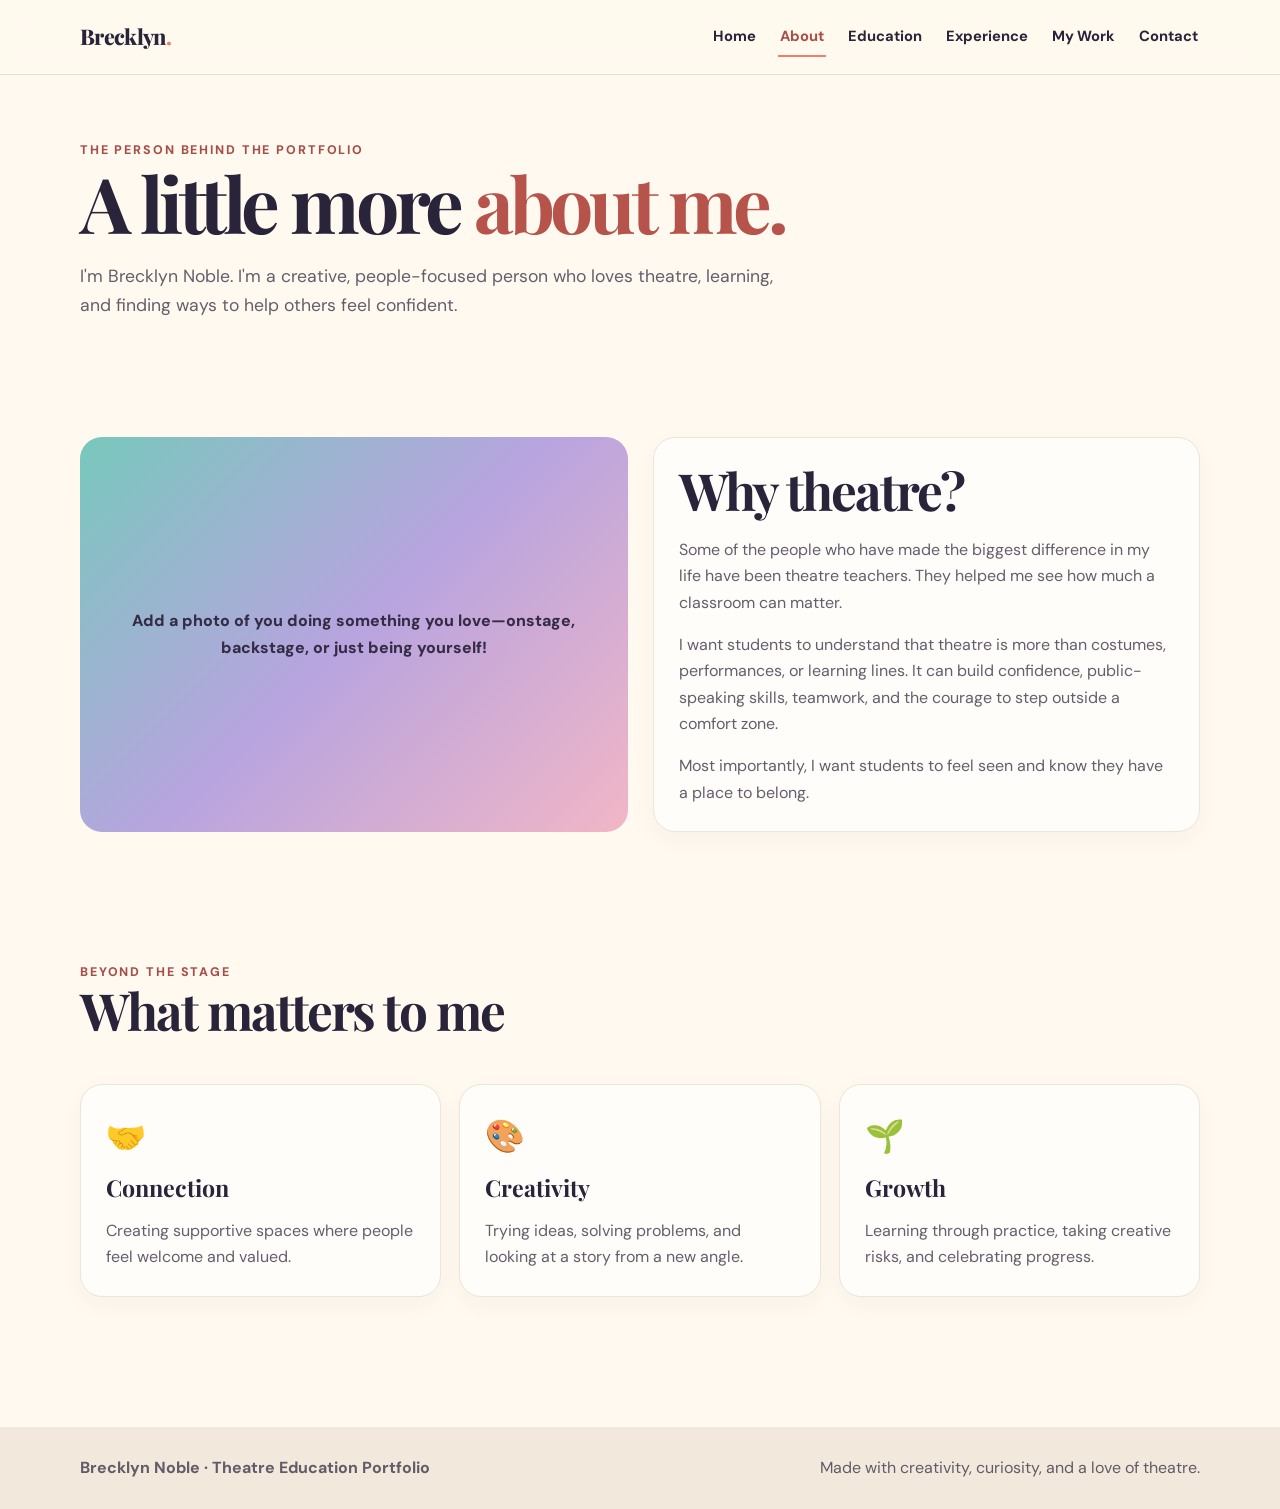
<file: about.html>
<!doctype html>
<html lang="en"><head><meta charset="utf-8"><meta name="viewport" content="width=device-width, initial-scale=1"><meta name="description" content="Brecklyn Noble's theatre education portfolio"><title>About Me | Brecklyn Noble</title><link rel="stylesheet" href="style.css"></head>
<body><header><div class="wrap nav"><a class="brand" href="index.html">Brecklyn<span>.</span></a><nav><a class="" href="index.html">Home</a><a class="active" href="about.html">About</a><a class="" href="education.html">Education</a><a class="" href="experience.html">Experience</a><a class="" href="work.html">My Work</a><a class="" href="contact.html">Contact</a></nav></div></header>
<main>
<section class="page-hero wrap"><div class="eyebrow">The person behind the portfolio</div><h1>A little more <span class="highlight">about me.</span></h1><p>I'm Brecklyn Noble. I'm a creative, people-focused person who loves theatre, learning, and finding ways to help others feel confident.</p></section>
<section class="wrap split"><div class="placeholder">Add a photo of you doing something you love—onstage, backstage, or just being yourself!</div><div class="card"><h2>Why theatre?</h2><p>Some of the people who have made the biggest difference in my life have been theatre teachers. They helped me see how much a classroom can matter.</p><p>I want students to understand that theatre is more than costumes, performances, or learning lines. It can build confidence, public-speaking skills, teamwork, and the courage to step outside a comfort zone.</p><p>Most importantly, I want students to feel seen and know they have a place to belong.</p></div></section>
<section class="wrap"><div class="section-head"><div><div class="eyebrow">Beyond the stage</div><h2>What matters to me</h2></div></div><div class="cards">
<div class="card"><div class="icon">🤝</div><h3>Connection</h3><p>Creating supportive spaces where people feel welcome and valued.</p></div>
<div class="card"><div class="icon">🎨</div><h3>Creativity</h3><p>Trying ideas, solving problems, and looking at a story from a new angle.</p></div>
<div class="card"><div class="icon">🌱</div><h3>Growth</h3><p>Learning through practice, taking creative risks, and celebrating progress.</p></div>
</div></section>
</main><footer><div class="wrap footer-inner"><strong>Brecklyn Noble · Theatre Education Portfolio</strong><span>Made with creativity, curiosity, and a love of theatre.</span></div></footer></body></html>
</file>
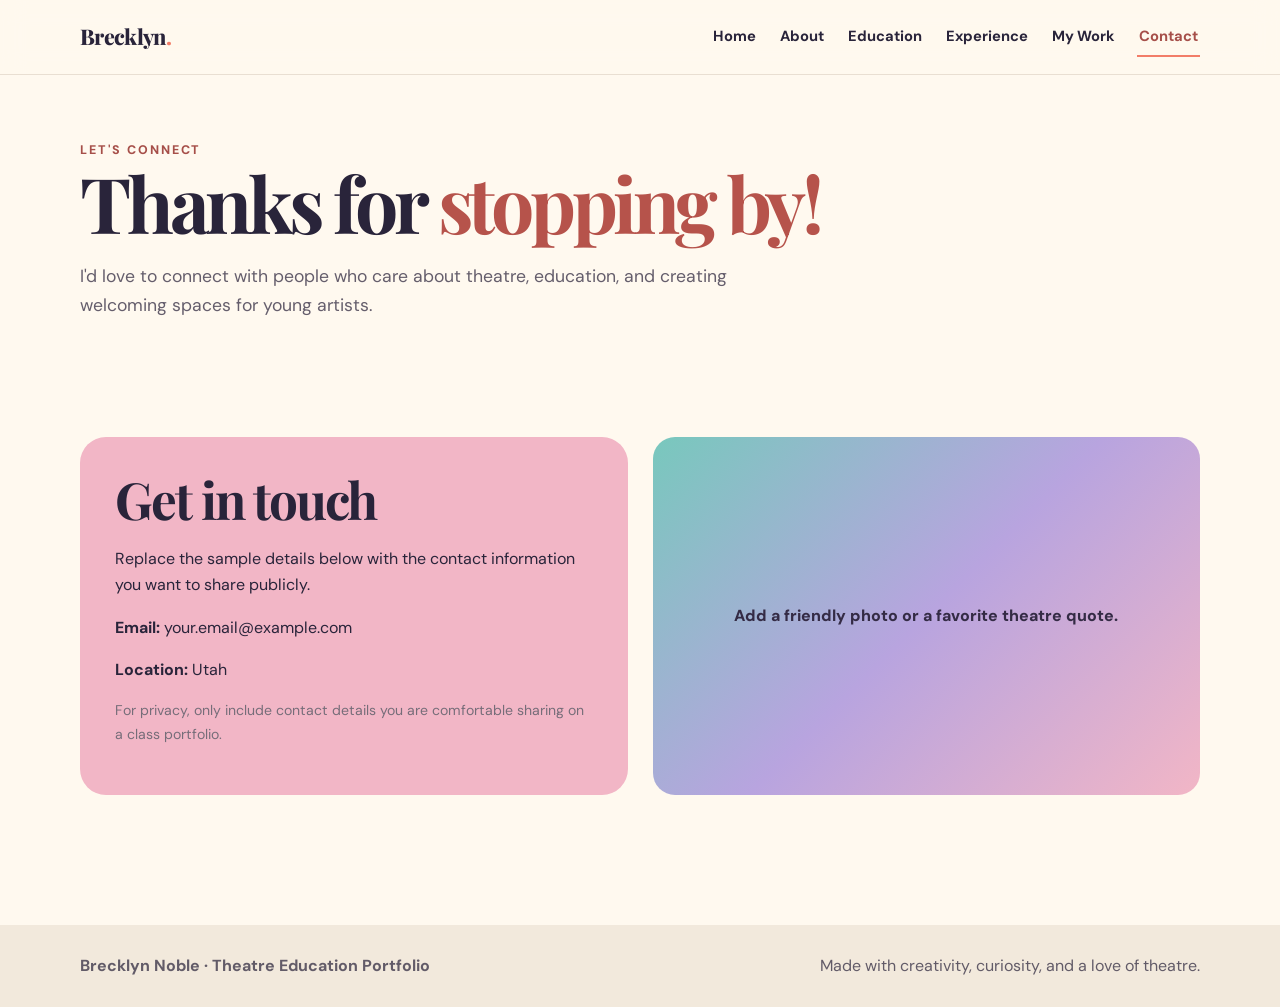
<file: contact.html>
<!doctype html>
<html lang="en"><head><meta charset="utf-8"><meta name="viewport" content="width=device-width, initial-scale=1"><meta name="description" content="Brecklyn Noble's theatre education portfolio"><title>Contact | Brecklyn Noble</title><link rel="stylesheet" href="style.css"></head>
<body><header><div class="wrap nav"><a class="brand" href="index.html">Brecklyn<span>.</span></a><nav><a class="" href="index.html">Home</a><a class="" href="about.html">About</a><a class="" href="education.html">Education</a><a class="" href="experience.html">Experience</a><a class="" href="work.html">My Work</a><a class="active" href="contact.html">Contact</a></nav></div></header>
<main>
<section class="page-hero wrap"><div class="eyebrow">Let's connect</div><h1>Thanks for <span class="highlight">stopping by!</span></h1><p>I'd love to connect with people who care about theatre, education, and creating welcoming spaces for young artists.</p></section>
<section class="wrap split"><div class="contact-box"><h2>Get in touch</h2><p>Replace the sample details below with the contact information you want to share publicly.</p><p><strong>Email:</strong> your.email@example.com</p><p><strong>Location:</strong> Utah</p><p class="note">For privacy, only include contact details you are comfortable sharing on a class portfolio.</p></div><div class="placeholder">Add a friendly photo or a favorite theatre quote.</div></section>
</main><footer><div class="wrap footer-inner"><strong>Brecklyn Noble · Theatre Education Portfolio</strong><span>Made with creativity, curiosity, and a love of theatre.</span></div></footer></body></html>
</file>
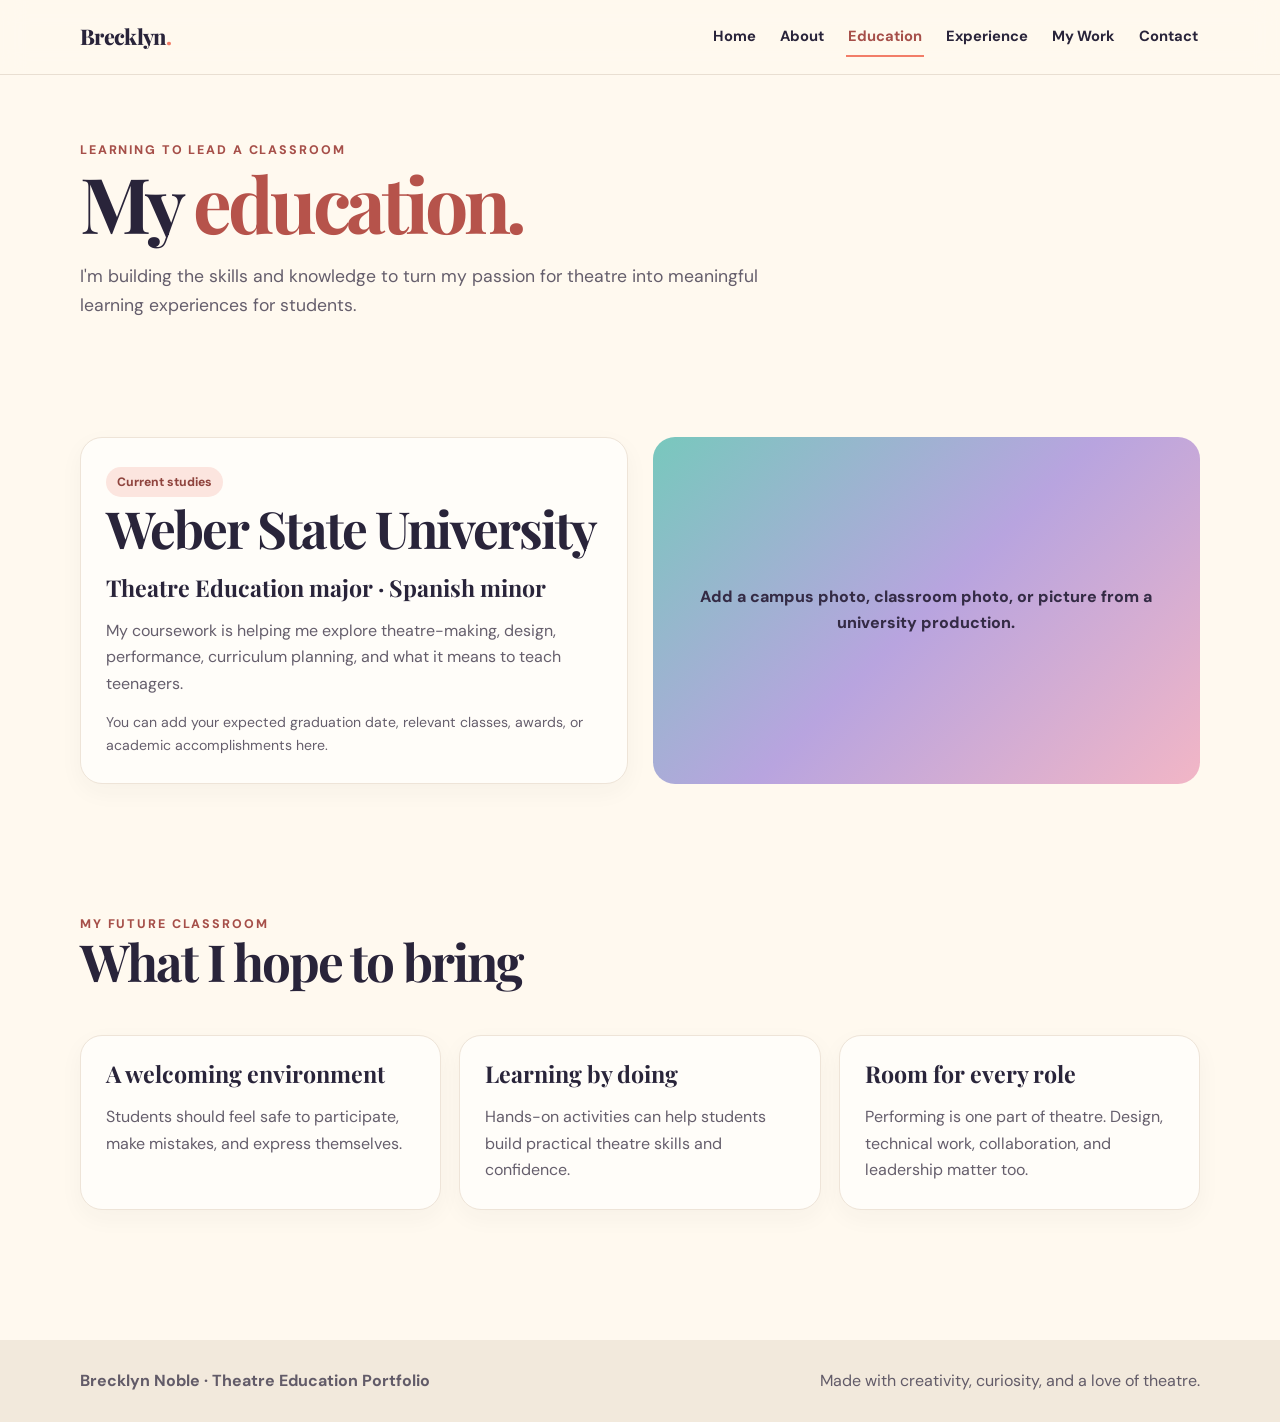
<file: education.html>
<!doctype html>
<html lang="en"><head><meta charset="utf-8"><meta name="viewport" content="width=device-width, initial-scale=1"><meta name="description" content="Brecklyn Noble's theatre education portfolio"><title>Education | Brecklyn Noble</title><link rel="stylesheet" href="style.css"></head>
<body><header><div class="wrap nav"><a class="brand" href="index.html">Brecklyn<span>.</span></a><nav><a class="" href="index.html">Home</a><a class="" href="about.html">About</a><a class="active" href="education.html">Education</a><a class="" href="experience.html">Experience</a><a class="" href="work.html">My Work</a><a class="" href="contact.html">Contact</a></nav></div></header>
<main>
<section class="page-hero wrap"><div class="eyebrow">Learning to lead a classroom</div><h1>My <span class="highlight">education.</span></h1><p>I'm building the skills and knowledge to turn my passion for theatre into meaningful learning experiences for students.</p></section>
<section class="wrap split"><div class="card"><span class="tag">Current studies</span><h2>Weber State University</h2><h3>Theatre Education major · Spanish minor</h3><p>My coursework is helping me explore theatre-making, design, performance, curriculum planning, and what it means to teach teenagers.</p><p class="note">You can add your expected graduation date, relevant classes, awards, or academic accomplishments here.</p></div><div class="placeholder">Add a campus photo, classroom photo, or picture from a university production.</div></section>
<section class="wrap"><div class="section-head"><div><div class="eyebrow">My future classroom</div><h2>What I hope to bring</h2></div></div><div class="cards">
<div class="card"><h3>A welcoming environment</h3><p>Students should feel safe to participate, make mistakes, and express themselves.</p></div>
<div class="card"><h3>Learning by doing</h3><p>Hands-on activities can help students build practical theatre skills and confidence.</p></div>
<div class="card"><h3>Room for every role</h3><p>Performing is one part of theatre. Design, technical work, collaboration, and leadership matter too.</p></div>
</div></section>
</main><footer><div class="wrap footer-inner"><strong>Brecklyn Noble · Theatre Education Portfolio</strong><span>Made with creativity, curiosity, and a love of theatre.</span></div></footer></body></html>
</file>
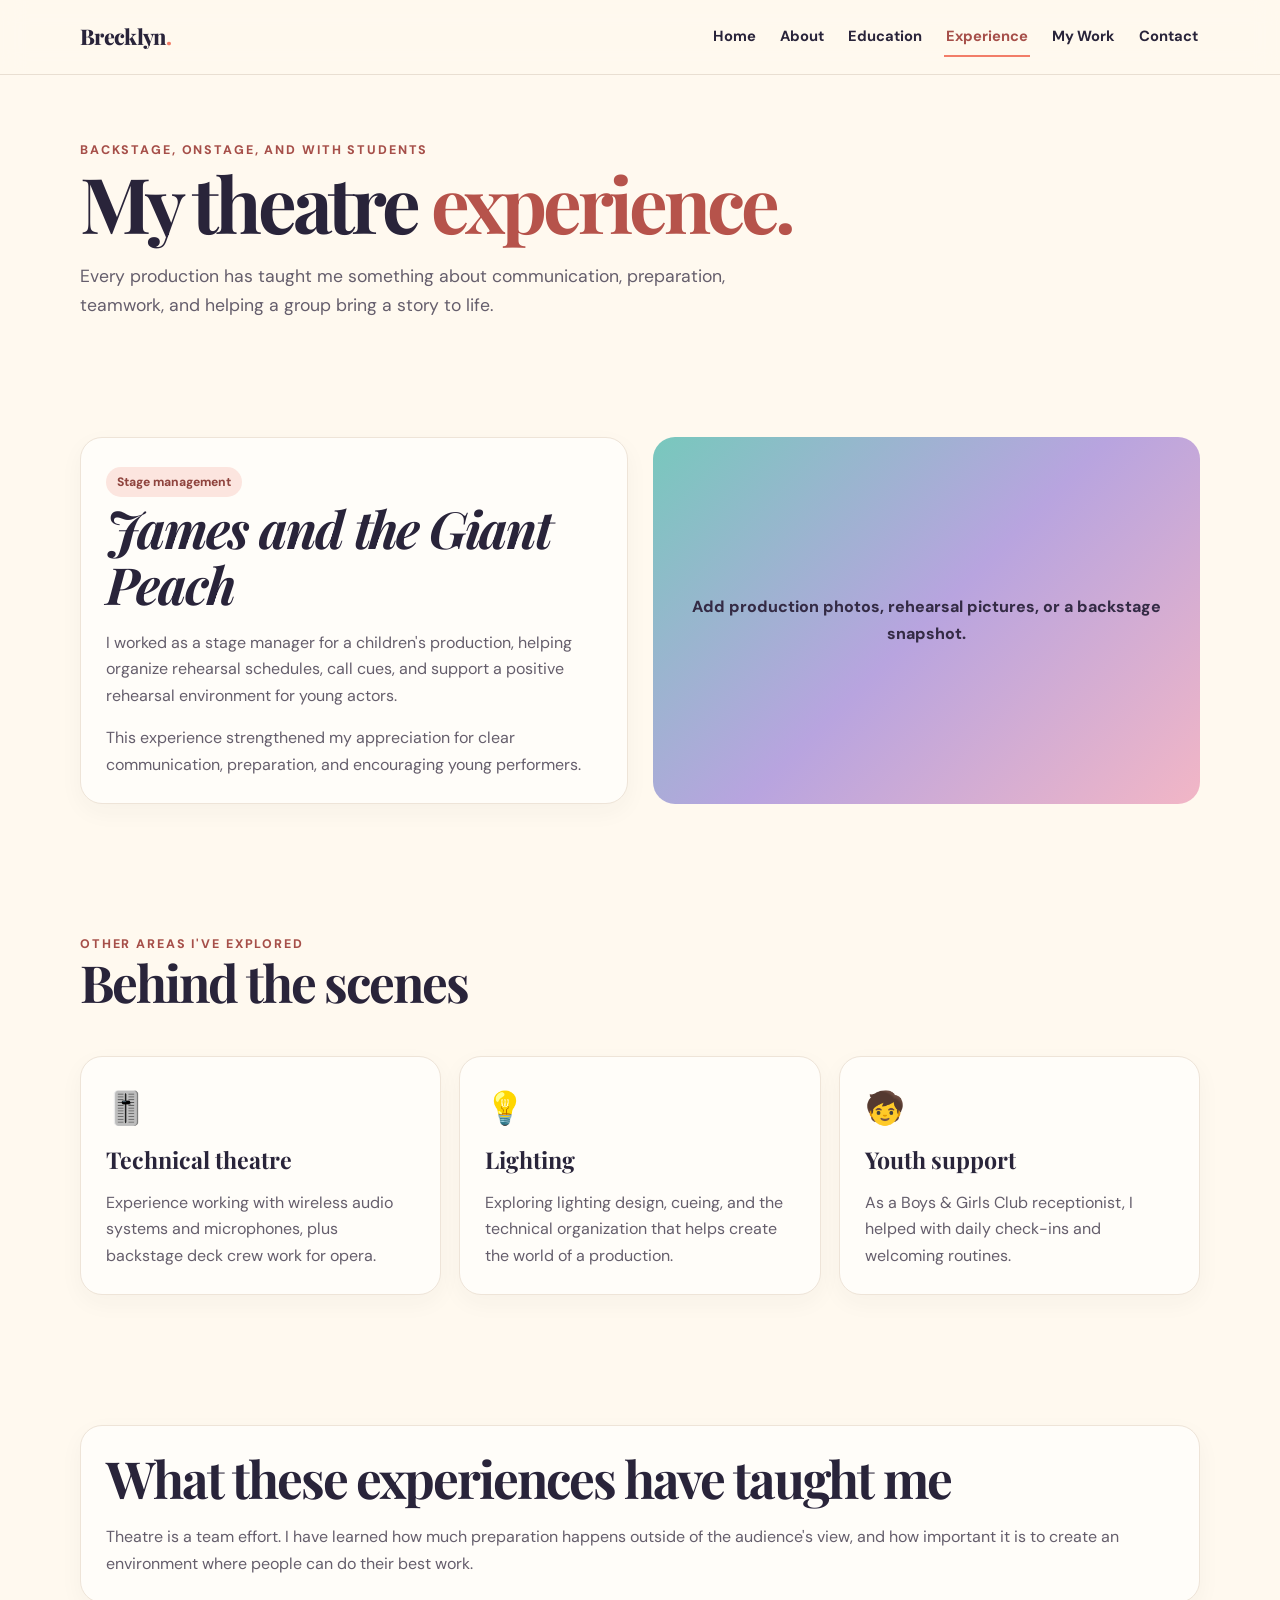
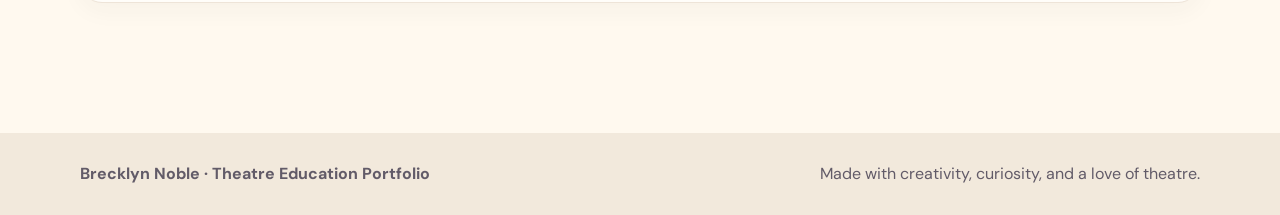
<file: experience.html>
<!doctype html>
<html lang="en"><head><meta charset="utf-8"><meta name="viewport" content="width=device-width, initial-scale=1"><meta name="description" content="Brecklyn Noble's theatre education portfolio"><title>Experience | Brecklyn Noble</title><link rel="stylesheet" href="style.css"></head>
<body><header><div class="wrap nav"><a class="brand" href="index.html">Brecklyn<span>.</span></a><nav><a class="" href="index.html">Home</a><a class="" href="about.html">About</a><a class="" href="education.html">Education</a><a class="active" href="experience.html">Experience</a><a class="" href="work.html">My Work</a><a class="" href="contact.html">Contact</a></nav></div></header>
<main>
<section class="page-hero wrap"><div class="eyebrow">Backstage, onstage, and with students</div><h1>My theatre <span class="highlight">experience.</span></h1><p>Every production has taught me something about communication, preparation, teamwork, and helping a group bring a story to life.</p></section>
<section class="wrap split"><div class="card"><span class="tag">Stage management</span><h2><em>James and the Giant Peach</em></h2><p>I worked as a stage manager for a children's production, helping organize rehearsal schedules, call cues, and support a positive rehearsal environment for young actors.</p><p>This experience strengthened my appreciation for clear communication, preparation, and encouraging young performers.</p></div><div class="placeholder">Add production photos, rehearsal pictures, or a backstage snapshot.</div></section>
<section class="wrap"><div class="section-head"><div><div class="eyebrow">Other areas I've explored</div><h2>Behind the scenes</h2></div></div><div class="cards">
<div class="card"><div class="icon">🎚️</div><h3>Technical theatre</h3><p>Experience working with wireless audio systems and microphones, plus backstage deck crew work for opera.</p></div>
<div class="card"><div class="icon">💡</div><h3>Lighting</h3><p>Exploring lighting design, cueing, and the technical organization that helps create the world of a production.</p></div>
<div class="card"><div class="icon">🧒</div><h3>Youth support</h3><p>As a Boys & Girls Club receptionist, I helped with daily check-ins and welcoming routines.</p></div>
</div></section>
<section class="wrap"><div class="card"><h2>What these experiences have taught me</h2><p>Theatre is a team effort. I have learned how much preparation happens outside of the audience's view, and how important it is to create an environment where people can do their best work.</p></div></section>
</main><footer><div class="wrap footer-inner"><strong>Brecklyn Noble · Theatre Education Portfolio</strong><span>Made with creativity, curiosity, and a love of theatre.</span></div></footer></body></html>
</file>
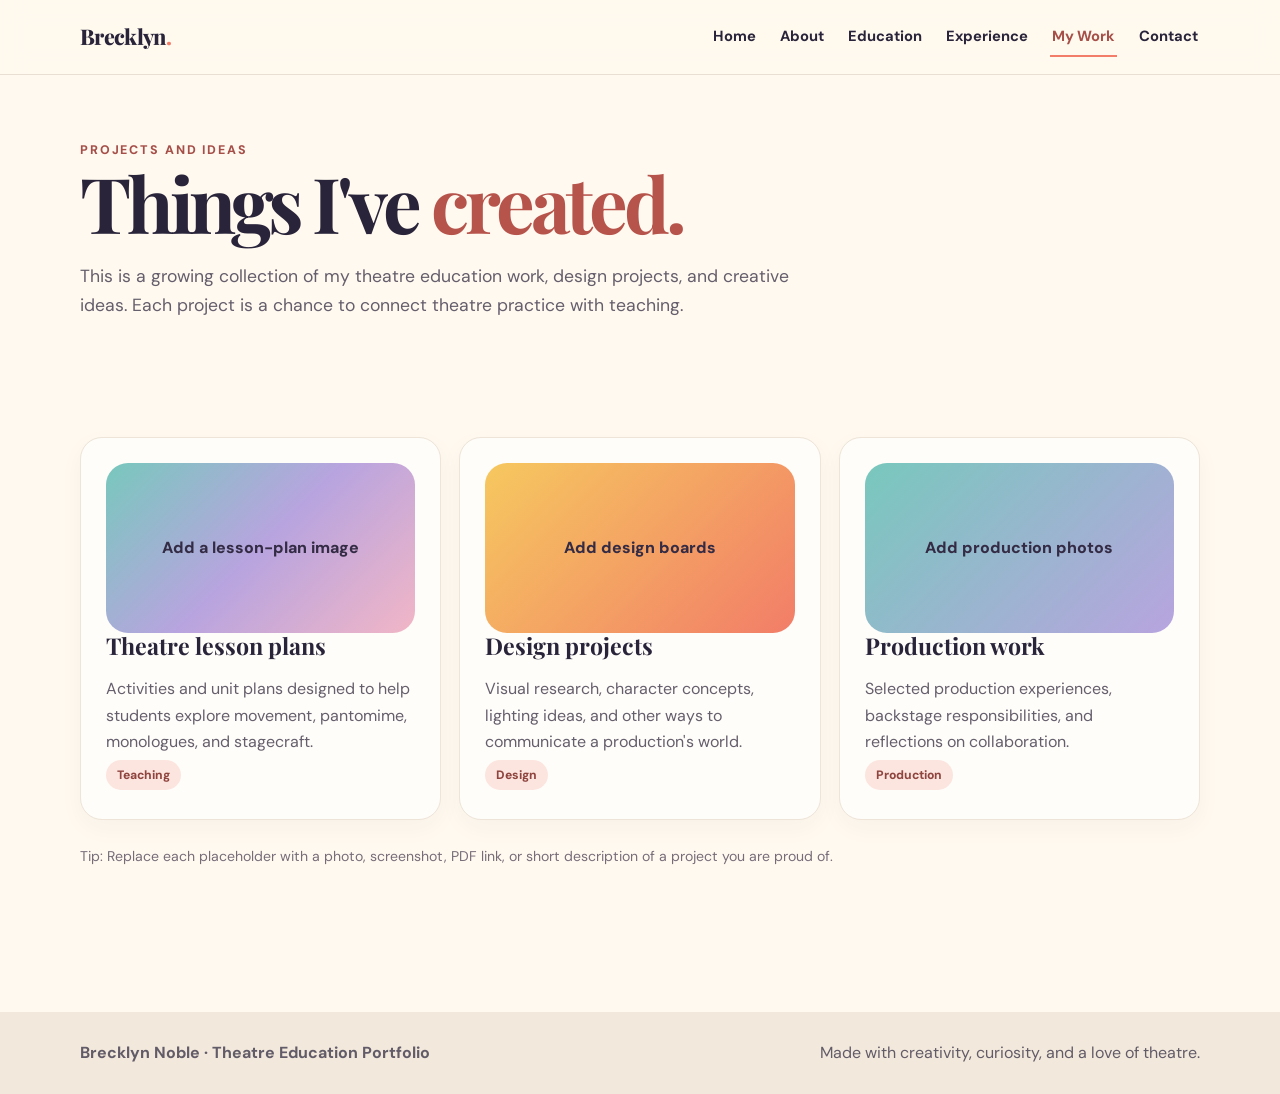
<file: work.html>
<!doctype html>
<html lang="en"><head><meta charset="utf-8"><meta name="viewport" content="width=device-width, initial-scale=1"><meta name="description" content="Brecklyn Noble's theatre education portfolio"><title>My Work | Brecklyn Noble</title><link rel="stylesheet" href="style.css"></head>
<body><header><div class="wrap nav"><a class="brand" href="index.html">Brecklyn<span>.</span></a><nav><a class="" href="index.html">Home</a><a class="" href="about.html">About</a><a class="" href="education.html">Education</a><a class="" href="experience.html">Experience</a><a class="active" href="work.html">My Work</a><a class="" href="contact.html">Contact</a></nav></div></header>
<main>
<section class="page-hero wrap"><div class="eyebrow">Projects and ideas</div><h1>Things I've <span class="highlight">created.</span></h1><p>This is a growing collection of my theatre education work, design projects, and creative ideas. Each project is a chance to connect theatre practice with teaching.</p></section>
<section class="wrap"><div class="cards">
<div class="card"><div class="placeholder" style="min-height:170px">Add a lesson-plan image</div><h3>Theatre lesson plans</h3><p>Activities and unit plans designed to help students explore movement, pantomime, monologues, and stagecraft.</p><span class="tag">Teaching</span></div>
<div class="card"><div class="placeholder" style="min-height:170px;background:linear-gradient(135deg,#f6c85f,#f27d68)">Add design boards</div><h3>Design projects</h3><p>Visual research, character concepts, lighting ideas, and other ways to communicate a production's world.</p><span class="tag">Design</span></div>
<div class="card"><div class="placeholder" style="min-height:170px;background:linear-gradient(135deg,#78c8bd,#b8a4df)">Add production photos</div><h3>Production work</h3><p>Selected production experiences, backstage responsibilities, and reflections on collaboration.</p><span class="tag">Production</span></div>
</div><p class="note" style="margin-top:25px">Tip: Replace each placeholder with a photo, screenshot, PDF link, or short description of a project you are proud of.</p></section>
</main><footer><div class="wrap footer-inner"><strong>Brecklyn Noble · Theatre Education Portfolio</strong><span>Made with creativity, curiosity, and a love of theatre.</span></div></footer></body></html>
</file>
<file: style.css>
@import url('https://fonts.googleapis.com/css2?family=DM+Sans:wght@400;500;600;700&family=Playfair+Display:wght@600;700;800&display=swap');
:root{--ink:#29243a;--cream:#fff9ef;--coral:#f27d68;--yellow:#f6c85f;--lav:#b8a4df;--teal:#78c8bd;--pink:#f2b6c6;--paper:#fffdf9}
*{box-sizing:border-box}html{scroll-behavior:smooth}body{margin:0;background:var(--cream);color:var(--ink);font-family:'DM Sans',sans-serif;line-height:1.65}
a{color:inherit;text-decoration:none}.wrap{width:min(1120px,92%);margin:auto}
header{position:sticky;top:0;z-index:10;background:rgba(255,249,239,.94);backdrop-filter:blur(12px);border-bottom:1px solid #e9dfd2}
.nav{display:flex;align-items:center;justify-content:space-between;gap:20px;padding:17px 0}.brand{font-family:'Playfair Display',serif;font-size:1.35rem;font-weight:800;letter-spacing:-.03em}.brand span{color:var(--coral)}
nav{display:flex;gap:20px;flex-wrap:wrap}nav a{font-size:.92rem;font-weight:700;padding:7px 2px;border-bottom:2px solid transparent}nav a:hover,nav a.active{border-color:var(--coral);color:#a64f49}
.hero{padding:76px 0 70px;display:grid;grid-template-columns:1.1fr .9fr;gap:55px;align-items:center}
.eyebrow{font-size:.78rem;letter-spacing:.15em;text-transform:uppercase;font-weight:800;color:#a64f49}
h1,h2,h3{font-family:'Playfair Display',serif;line-height:1.08;margin:0 0 18px}h1{font-size:clamp(3.2rem,7vw,6.3rem);letter-spacing:-.055em}h2{font-size:clamp(2.2rem,4vw,3.4rem);letter-spacing:-.04em}h3{font-size:1.45rem}
.lead{font-size:1.15rem;max-width:650px;color:#5e5868}.highlight{color:#b6534b}.btn{display:inline-block;background:var(--ink);color:white;padding:13px 21px;border-radius:999px;font-weight:700;margin:12px 10px 0 0;transition:.2s}.btn:hover{transform:translateY(-3px);background:#51456e}.btn.alt{background:var(--coral);color:#291f2b}
.photo{min-height:410px;border-radius:48% 48% 24px 24px;background:linear-gradient(145deg,var(--yellow),var(--pink) 48%,var(--lav));display:flex;align-items:center;justify-content:center;text-align:center;padding:35px;position:relative;overflow:hidden}.photo:before,.photo:after{content:"";position:absolute;border:2px solid rgba(255,255,255,.65);border-radius:50%;width:260px;height:260px}.photo:before{top:-90px;right:-60px}.photo:after{bottom:-140px;left:-60px}.photo-inner{position:relative;z-index:1;max-width:230px;font-weight:700}.photo-inner strong{display:block;font-family:'Playfair Display',serif;font-size:2rem;line-height:1.1;margin-bottom:10px}
section{padding:65px 0}.section-head{display:flex;justify-content:space-between;align-items:end;gap:25px;margin-bottom:28px}.section-head p{max-width:480px;color:#6b6471;margin:0}.cards{display:grid;grid-template-columns:repeat(3,1fr);gap:18px}.card{background:var(--paper);border:1px solid #eee4d8;border-radius:22px;padding:25px;box-shadow:0 8px 25px rgba(54,39,40,.04)}.card .icon{font-size:2rem;margin-bottom:12px}.card p{color:#655e6c;margin-bottom:0}.tag{display:inline-block;background:#fce5df;color:#8f443e;border-radius:999px;padding:5px 11px;font-size:.76rem;font-weight:800;margin:4px 5px 4px 0}
.band{background:var(--ink);color:white;border-radius:30px;padding:42px;display:flex;justify-content:space-between;align-items:center;gap:30px}.band p{color:#e4dceb;max-width:620px}.band .btn{background:var(--yellow);color:var(--ink)}
.page-hero{padding:65px 0 35px}.page-hero h1{font-size:clamp(3rem,6vw,5rem)}.page-hero p{max-width:720px;color:#655e6c;font-size:1.1rem}
.split{display:grid;grid-template-columns:1fr 1fr;gap:25px;align-items:stretch}.placeholder{min-height:260px;border-radius:22px;background:linear-gradient(135deg,var(--teal),var(--lav),var(--pink));display:flex;align-items:center;justify-content:center;text-align:center;padding:30px;font-weight:800;color:#342b45}
.timeline{border-left:3px solid var(--coral);padding-left:25px;margin:20px 0}.timeline article{position:relative;padding:0 0 25px}.timeline article:before{content:"";position:absolute;left:-34px;top:7px;width:15px;height:15px;border-radius:50%;background:var(--yellow);border:3px solid var(--cream)}
footer{margin-top:65px;background:#f2e9dc;padding:28px 0;color:#625b68}.footer-inner{display:flex;justify-content:space-between;gap:20px;flex-wrap:wrap}
.note{font-size:.88rem;color:#766d79}.contact-box{background:var(--pink);border-radius:26px;padding:35px}
@media(max-width:760px){.hero,.split{grid-template-columns:1fr}.hero{padding-top:48px}.photo{min-height:300px}.cards{grid-template-columns:1fr}.nav{align-items:flex-start;flex-direction:column}nav{gap:13px}.band{align-items:flex-start;flex-direction:column}.section-head{display:block}.section-head p{margin-top:12px}}
</file>
